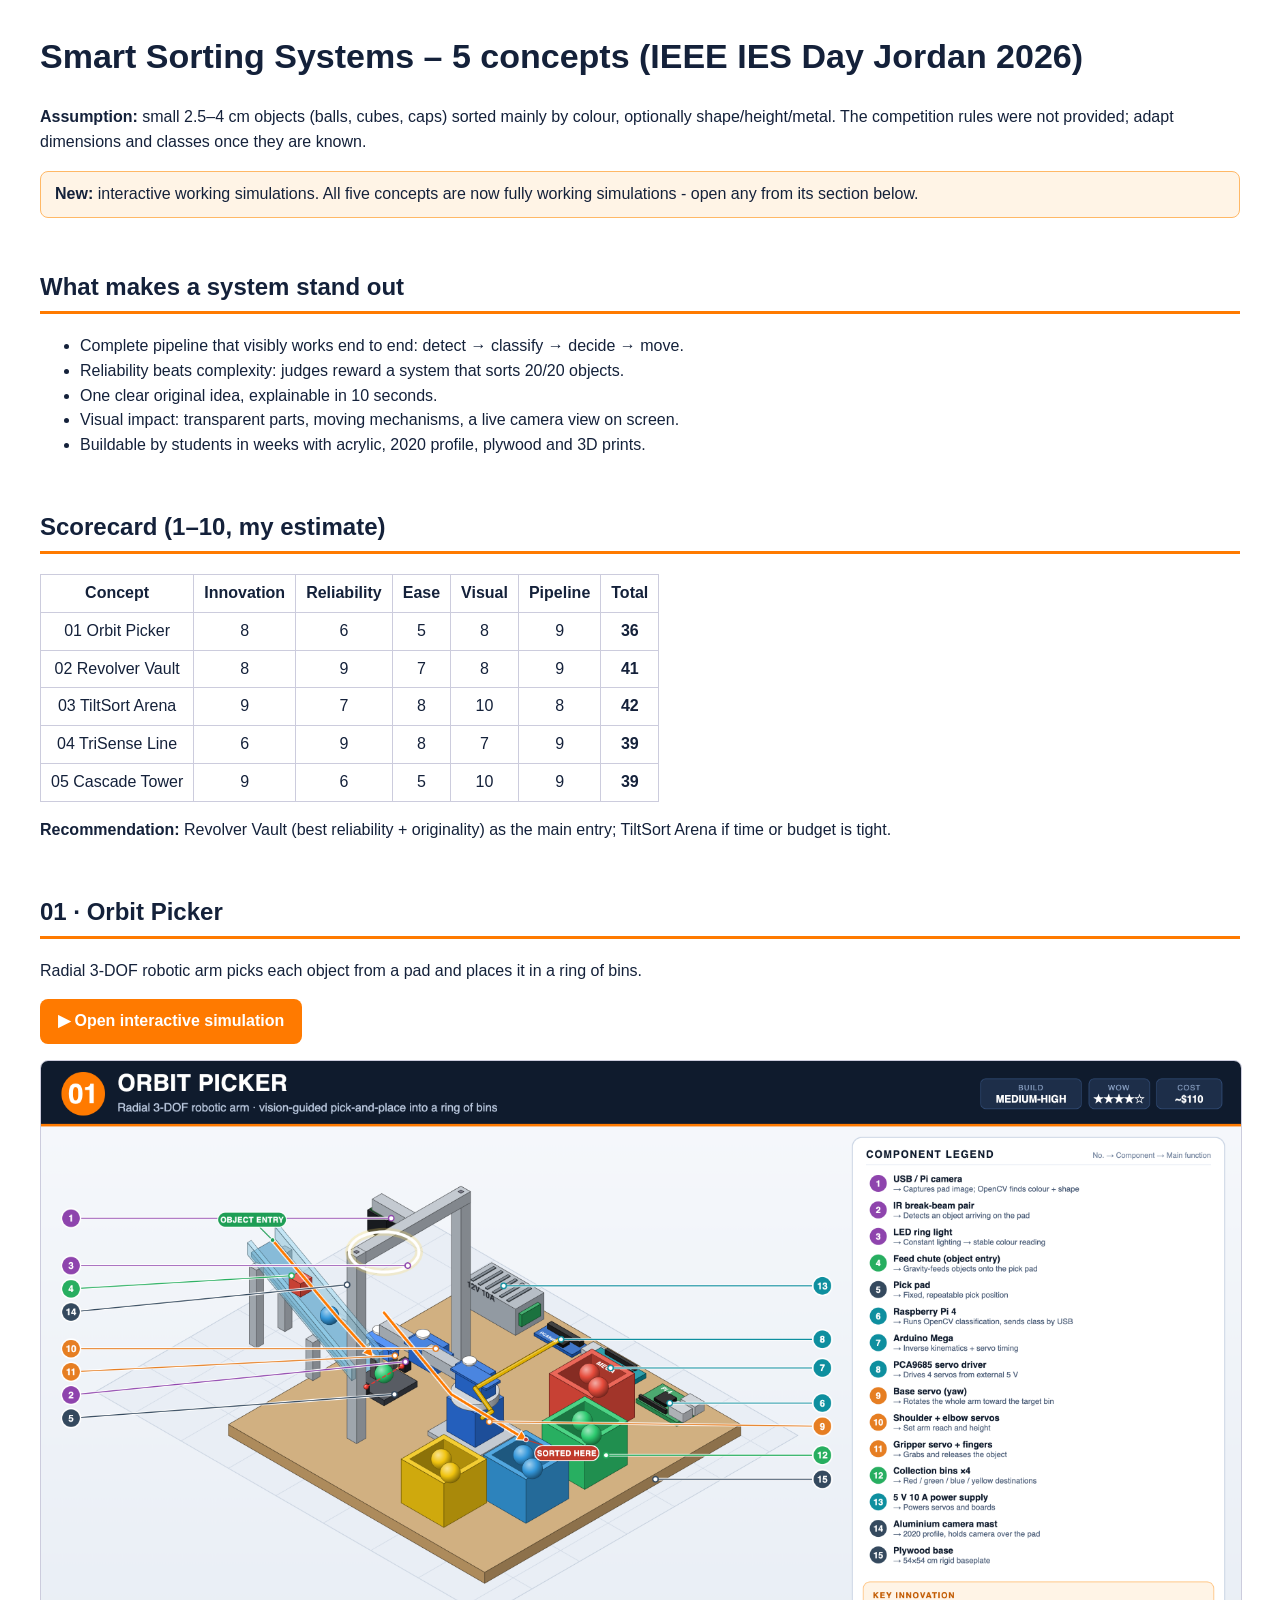
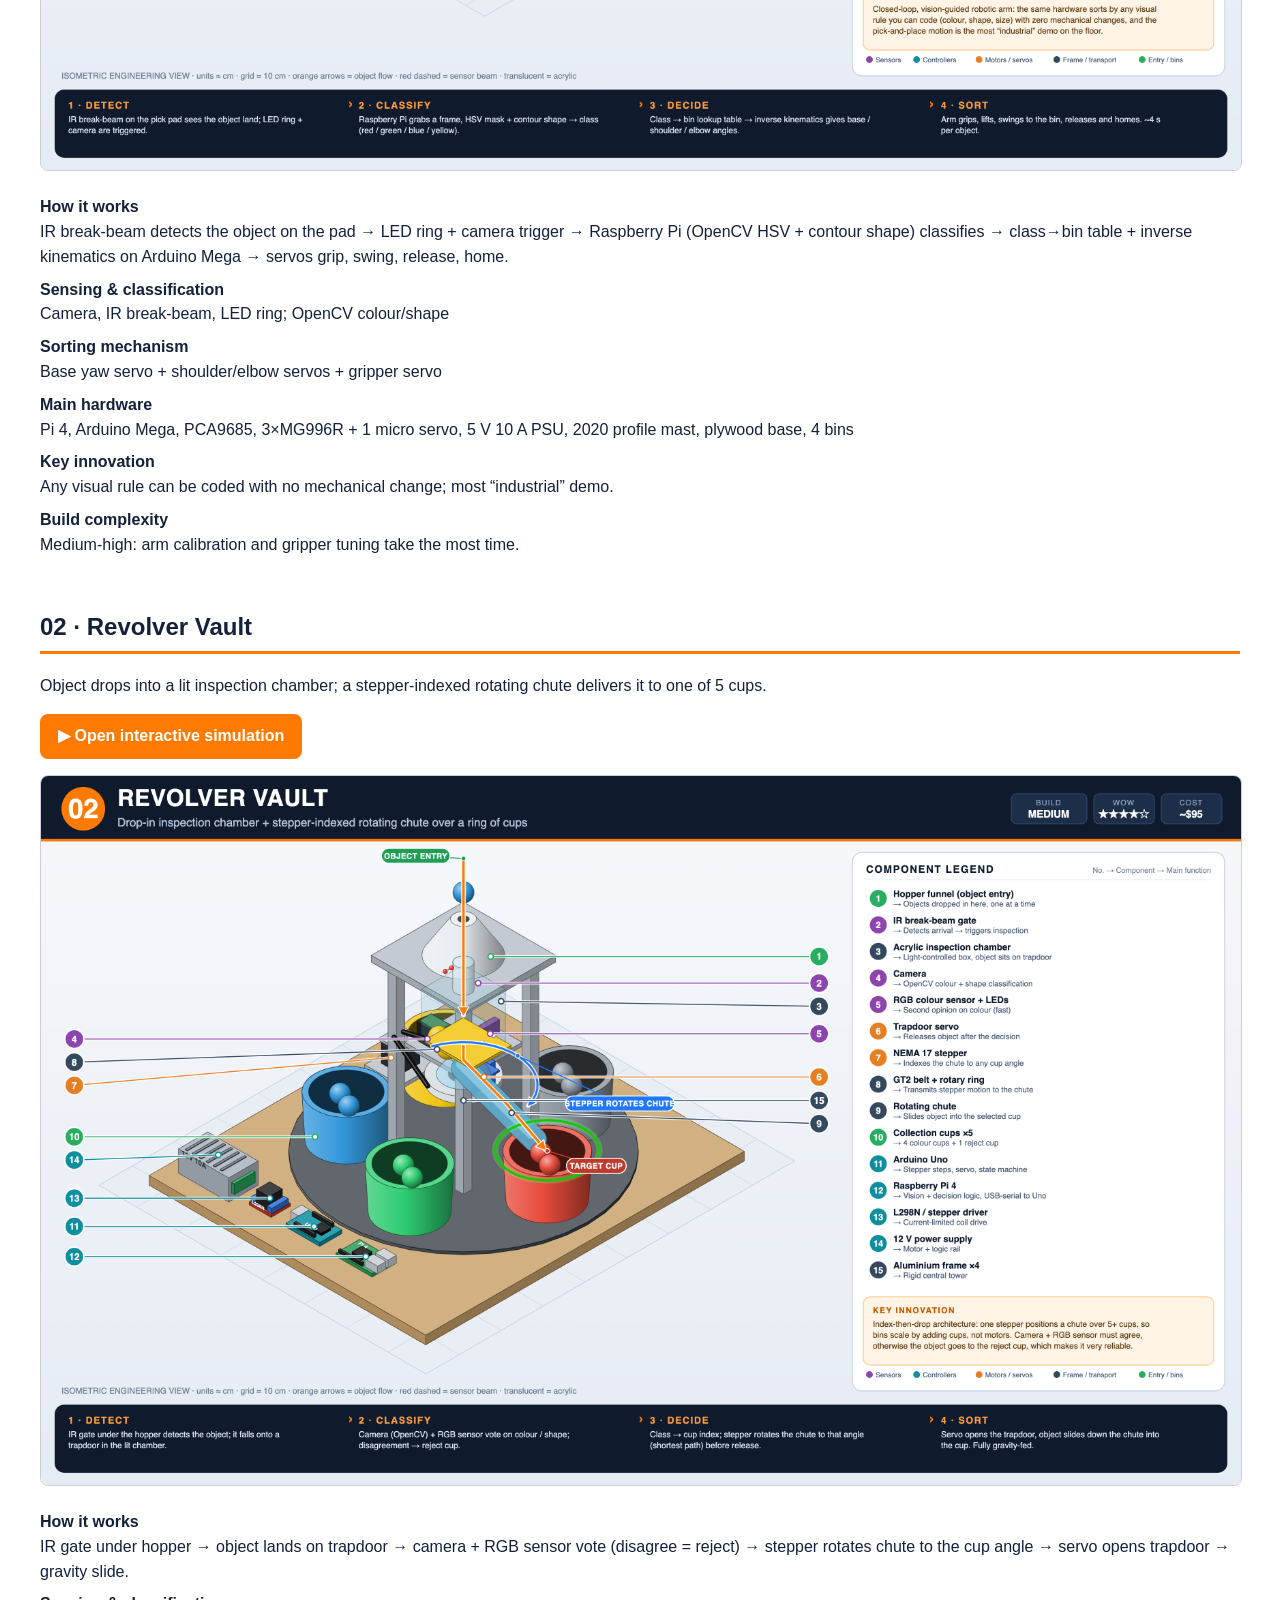
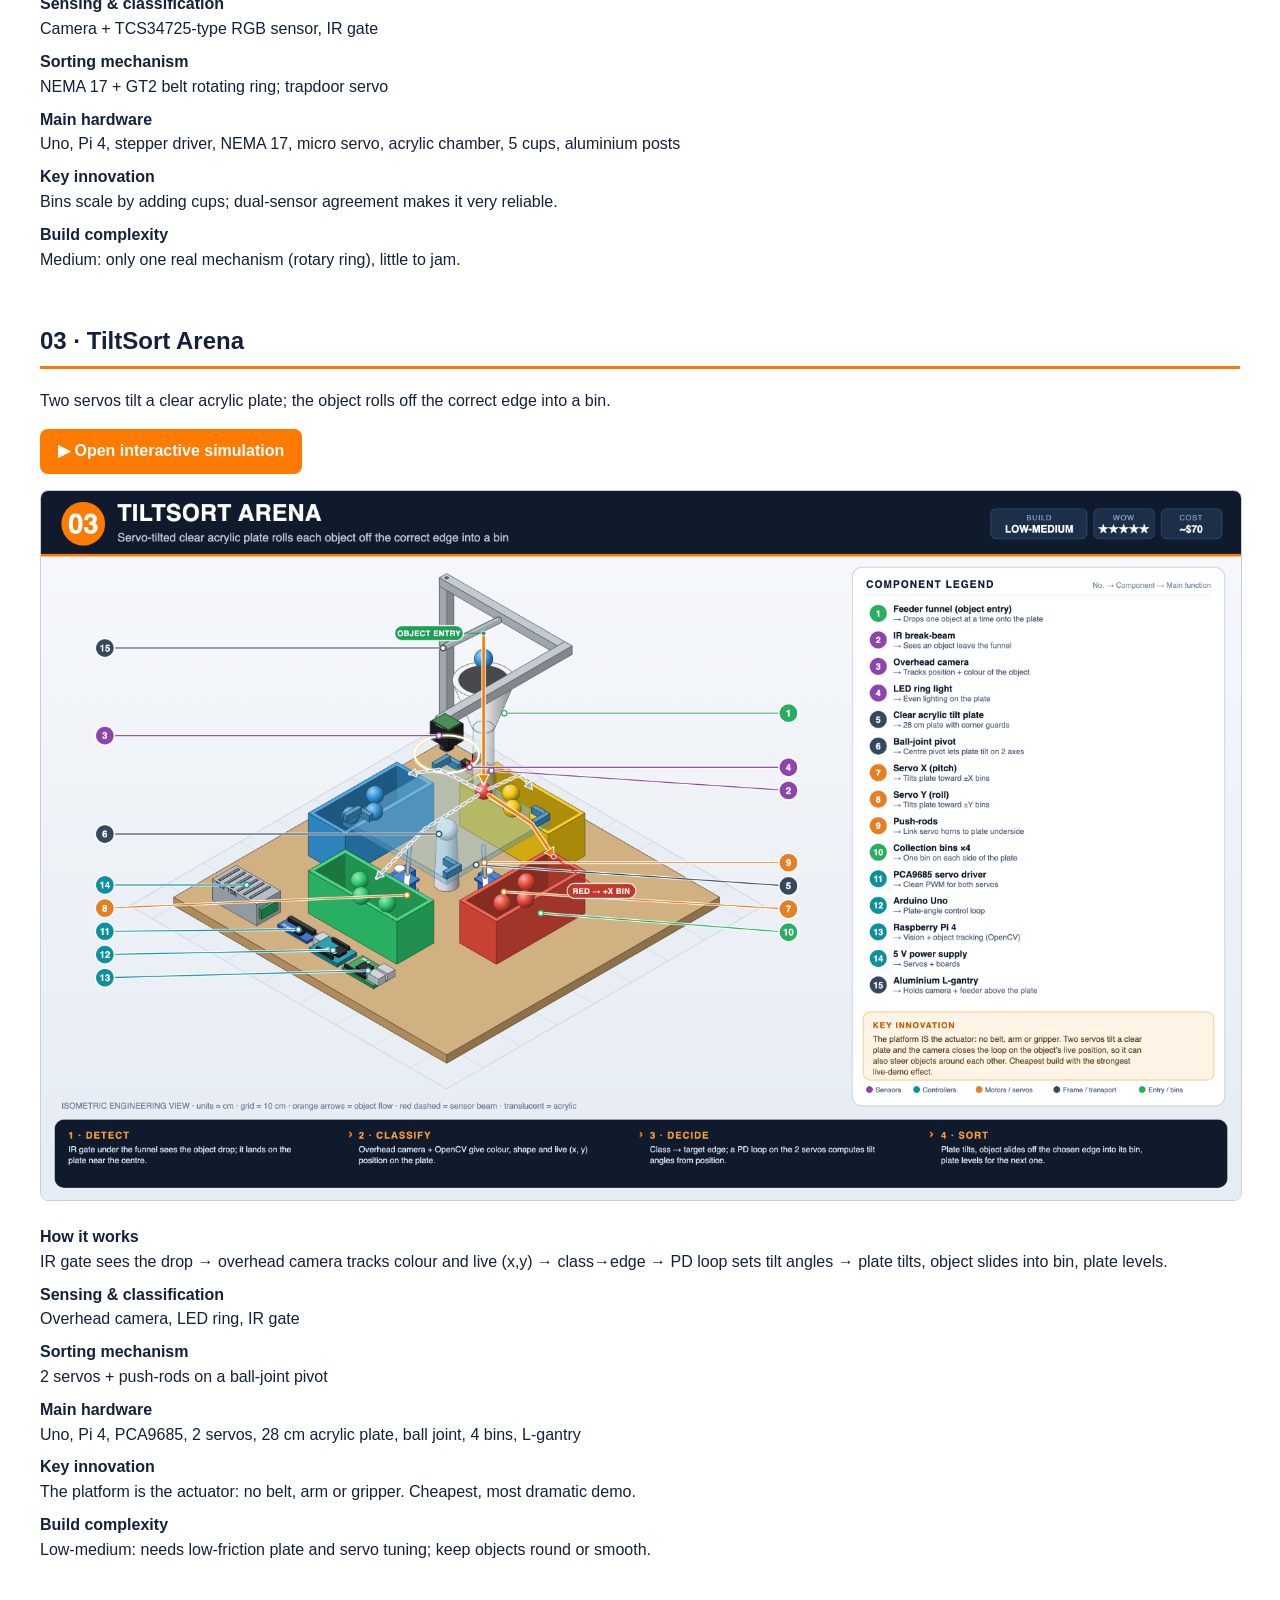
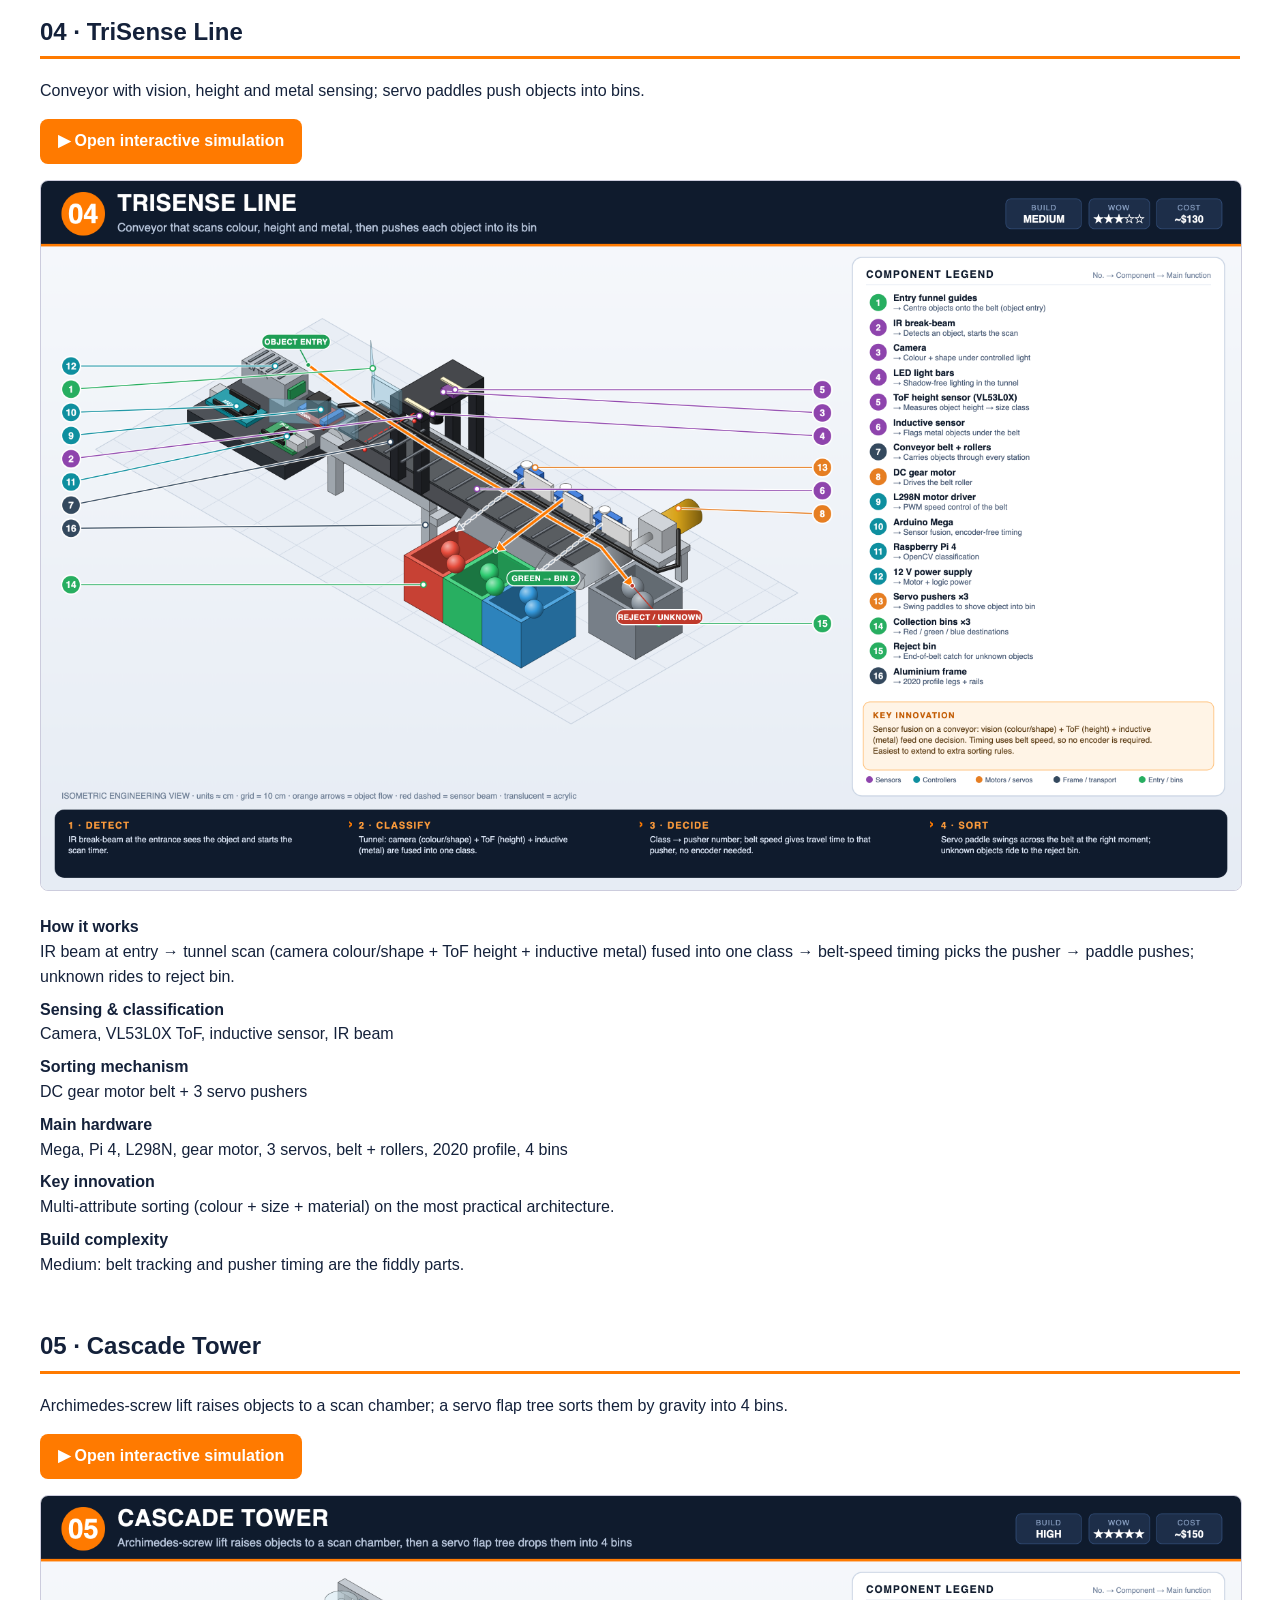
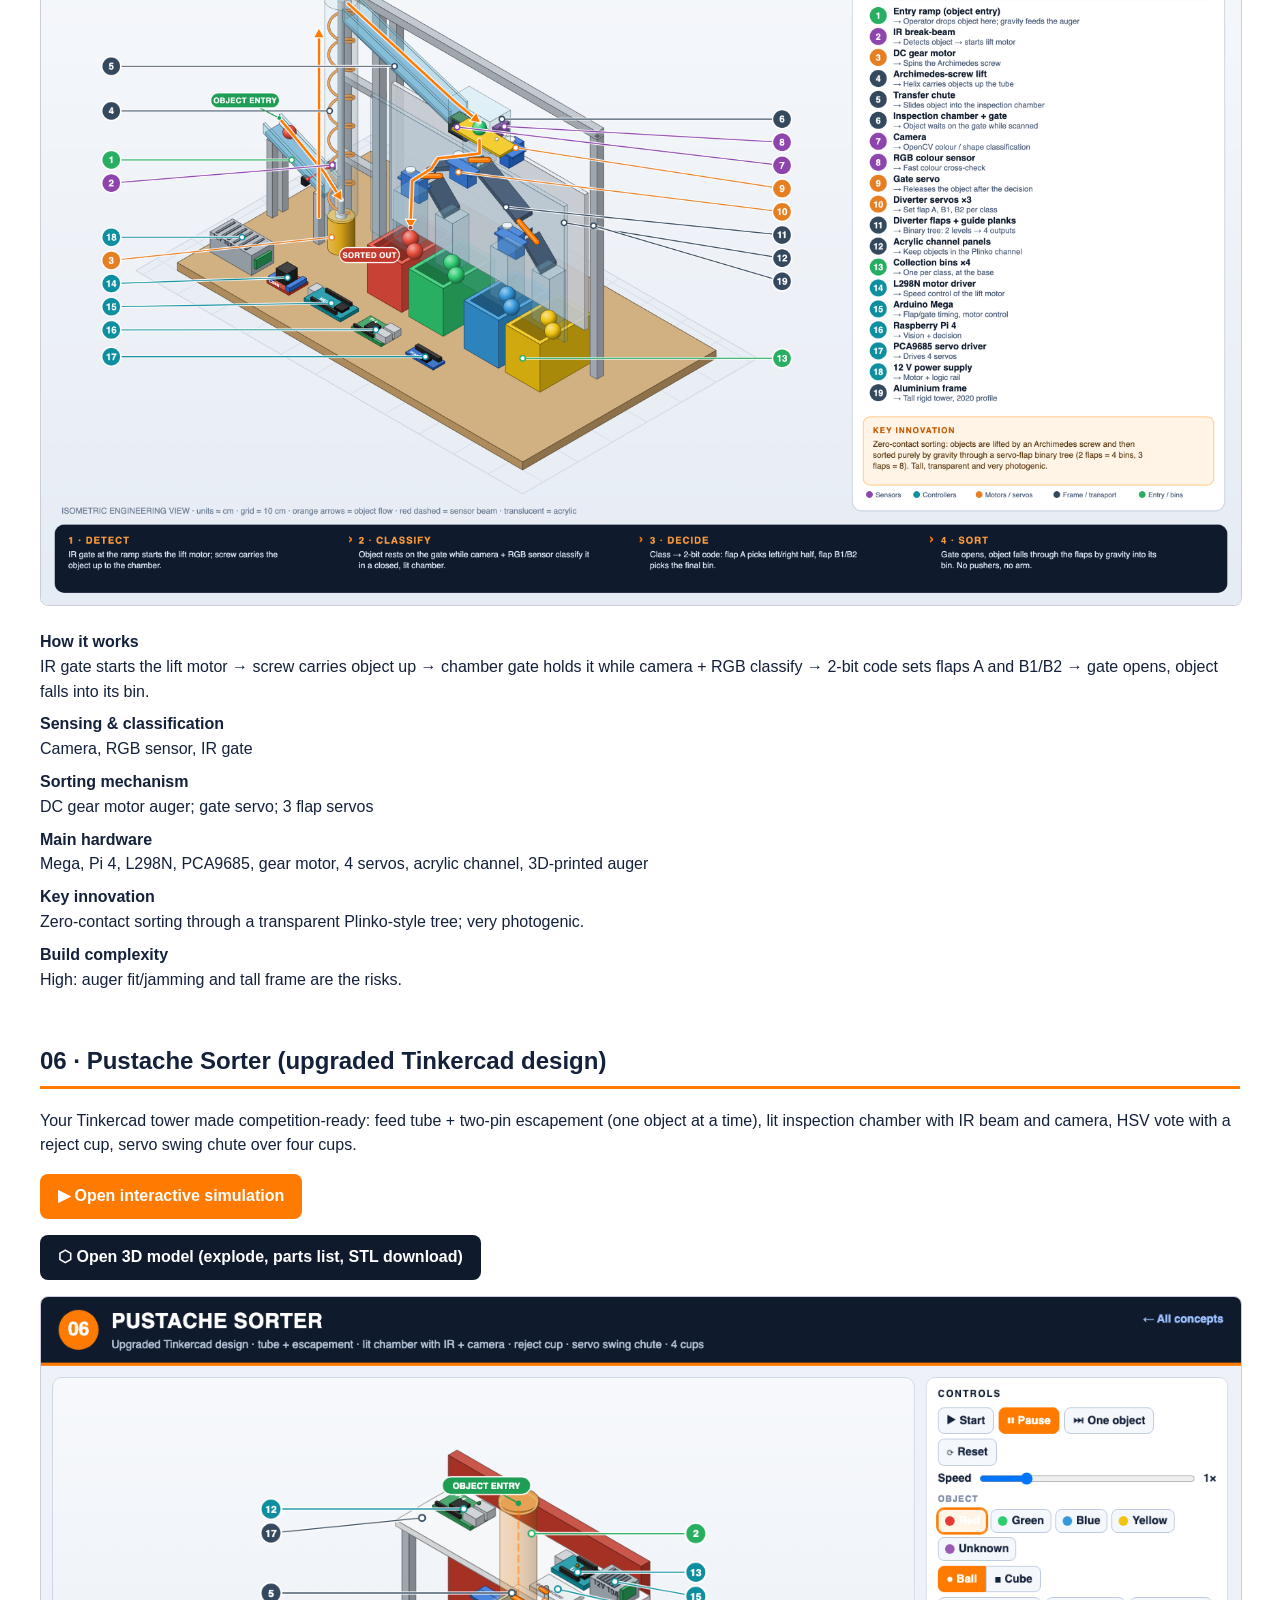
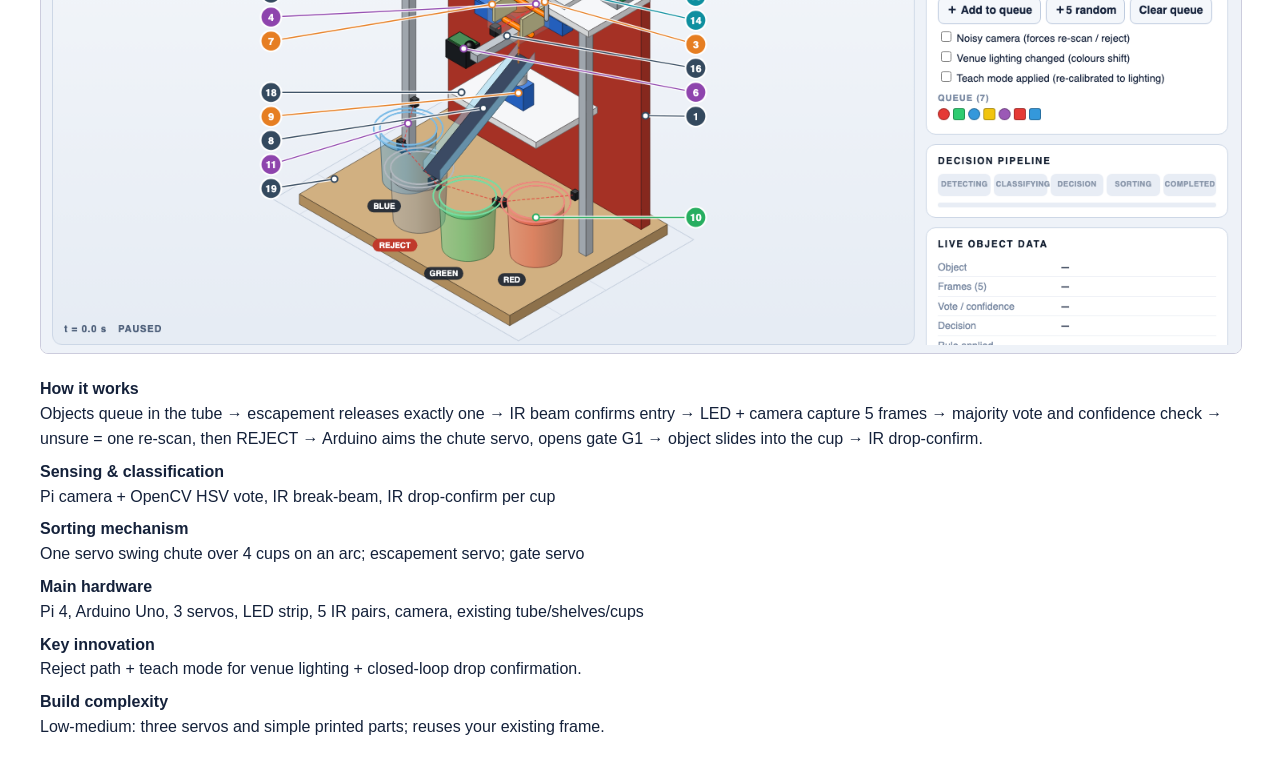
<file: index.html>
<!doctype html><meta charset=utf-8><title>Smart Sorting concepts</title><style>
body{font:16px/1.55 Helvetica,Arial,sans-serif;max-width:1200px;margin:30px auto;padding:0 20px;color:#14213a}
h1{font-size:34px}h2{margin-top:50px;border-bottom:3px solid #ff7a00;padding-bottom:6px}img{width:100%;border:1px solid #ccd;border-radius:8px}
td,th{border:1px solid #ccd;padding:6px 10px;text-align:center}table{border-collapse:collapse}dt{font-weight:800;margin-top:8px}dd{margin:0}</style>
<h1>Smart Sorting Systems – 5 concepts (IEEE IES Day Jordan 2026)</h1>
<p><b>Assumption:</b> small 2.5–4 cm objects (balls, cubes, caps) sorted mainly by colour, optionally shape/height/metal. The competition rules were not provided; adapt dimensions and classes once they are known.</p>
<p style="background:#fff4e6;border:1px solid #ffb866;padding:10px 14px;border-radius:8px"><b>New:</b> interactive working simulations. All five concepts are now fully working simulations - open any from its section below.</p><h2>What makes a system stand out</h2><ul><li>Complete pipeline that visibly works end to end: detect → classify → decide → move.</li><li>Reliability beats complexity: judges reward a system that sorts 20/20 objects.</li><li>One clear original idea, explainable in 10 seconds.</li><li>Visual impact: transparent parts, moving mechanisms, a live camera view on screen.</li><li>Buildable by students in weeks with acrylic, 2020 profile, plywood and 3D prints.</li></ul>
<h2>Scorecard (1–10, my estimate)</h2><table><tr><th>Concept<th>Innovation<th>Reliability<th>Ease<th>Visual<th>Pipeline<th>Total</tr><tr><td>01 Orbit Picker<td>8<td>6<td>5<td>8<td>9<td><b>36</b></tr><tr><td>02 Revolver Vault<td>8<td>9<td>7<td>8<td>9<td><b>41</b></tr><tr><td>03 TiltSort Arena<td>9<td>7<td>8<td>10<td>8<td><b>42</b></tr><tr><td>04 TriSense Line<td>6<td>9<td>8<td>7<td>9<td><b>39</b></tr><tr><td>05 Cascade Tower<td>9<td>6<td>5<td>10<td>9<td><b>39</b></tr></table><p><b>Recommendation:</b> Revolver Vault (best reliability + originality) as the main entry; TiltSort Arena if time or budget is tight.</p><h2>01 · Orbit Picker</h2><p>Radial 3-DOF robotic arm picks each object from a pad and places it in a ring of bins.</p><p><a href="sim/orbit.html" style="display:inline-block;background:#ff7a00;color:#fff;padding:10px 18px;border-radius:8px;font-weight:800;text-decoration:none">▶ Open interactive simulation</a></p><img src="renders/01_orbit.png"><dl><dt>How it works<dd>IR break-beam detects the object on the pad → LED ring + camera trigger → Raspberry Pi (OpenCV HSV + contour shape) classifies → class→bin table + inverse kinematics on Arduino Mega → servos grip, swing, release, home.<dt>Sensing &amp; classification<dd>Camera, IR break-beam, LED ring; OpenCV colour/shape<dt>Sorting mechanism<dd>Base yaw servo + shoulder/elbow servos + gripper servo<dt>Main hardware<dd>Pi 4, Arduino Mega, PCA9685, 3×MG996R + 1 micro servo, 5 V 10 A PSU, 2020 profile mast, plywood base, 4 bins<dt>Key innovation<dd>Any visual rule can be coded with no mechanical change; most “industrial” demo.<dt>Build complexity<dd>Medium-high: arm calibration and gripper tuning take the most time.</dl><h2>02 · Revolver Vault</h2><p>Object drops into a lit inspection chamber; a stepper-indexed rotating chute delivers it to one of 5 cups.</p><p><a href="sim/revolver.html" style="display:inline-block;background:#ff7a00;color:#fff;padding:10px 18px;border-radius:8px;font-weight:800;text-decoration:none">▶ Open interactive simulation</a></p><img src="renders/02_revolver.png"><dl><dt>How it works<dd>IR gate under hopper → object lands on trapdoor → camera + RGB sensor vote (disagree = reject) → stepper rotates chute to the cup angle → servo opens trapdoor → gravity slide.<dt>Sensing &amp; classification<dd>Camera + TCS34725-type RGB sensor, IR gate<dt>Sorting mechanism<dd>NEMA 17 + GT2 belt rotating ring; trapdoor servo<dt>Main hardware<dd>Uno, Pi 4, stepper driver, NEMA 17, micro servo, acrylic chamber, 5 cups, aluminium posts<dt>Key innovation<dd>Bins scale by adding cups; dual-sensor agreement makes it very reliable.<dt>Build complexity<dd>Medium: only one real mechanism (rotary ring), little to jam.</dl><h2>03 · TiltSort Arena</h2><p>Two servos tilt a clear acrylic plate; the object rolls off the correct edge into a bin.</p><p><a href="sim/tiltsort.html" style="display:inline-block;background:#ff7a00;color:#fff;padding:10px 18px;border-radius:8px;font-weight:800;text-decoration:none">▶ Open interactive simulation</a></p><img src="renders/03_tiltsort.png"><dl><dt>How it works<dd>IR gate sees the drop → overhead camera tracks colour and live (x,y) → class→edge → PD loop sets tilt angles → plate tilts, object slides into bin, plate levels.<dt>Sensing &amp; classification<dd>Overhead camera, LED ring, IR gate<dt>Sorting mechanism<dd>2 servos + push-rods on a ball-joint pivot<dt>Main hardware<dd>Uno, Pi 4, PCA9685, 2 servos, 28 cm acrylic plate, ball joint, 4 bins, L-gantry<dt>Key innovation<dd>The platform is the actuator: no belt, arm or gripper. Cheapest, most dramatic demo.<dt>Build complexity<dd>Low-medium: needs low-friction plate and servo tuning; keep objects round or smooth.</dl><h2>04 · TriSense Line</h2><p>Conveyor with vision, height and metal sensing; servo paddles push objects into bins.</p><p><a href="sim/trisense.html" style="display:inline-block;background:#ff7a00;color:#fff;padding:10px 18px;border-radius:8px;font-weight:800;text-decoration:none">▶ Open interactive simulation</a></p><img src="renders/04_trisense.png"><dl><dt>How it works<dd>IR beam at entry → tunnel scan (camera colour/shape + ToF height + inductive metal) fused into one class → belt-speed timing picks the pusher → paddle pushes; unknown rides to reject bin.<dt>Sensing &amp; classification<dd>Camera, VL53L0X ToF, inductive sensor, IR beam<dt>Sorting mechanism<dd>DC gear motor belt + 3 servo pushers<dt>Main hardware<dd>Mega, Pi 4, L298N, gear motor, 3 servos, belt + rollers, 2020 profile, 4 bins<dt>Key innovation<dd>Multi-attribute sorting (colour + size + material) on the most practical architecture.<dt>Build complexity<dd>Medium: belt tracking and pusher timing are the fiddly parts.</dl><h2>05 · Cascade Tower</h2><p>Archimedes-screw lift raises objects to a scan chamber; a servo flap tree sorts them by gravity into 4 bins.</p><p><a href="sim/cascade.html" style="display:inline-block;background:#ff7a00;color:#fff;padding:10px 18px;border-radius:8px;font-weight:800;text-decoration:none">▶ Open interactive simulation</a></p><img src="renders/05_cascade.png"><dl><dt>How it works<dd>IR gate starts the lift motor → screw carries object up → chamber gate holds it while camera + RGB classify → 2-bit code sets flaps A and B1/B2 → gate opens, object falls into its bin.<dt>Sensing &amp; classification<dd>Camera, RGB sensor, IR gate<dt>Sorting mechanism<dd>DC gear motor auger; gate servo; 3 flap servos<dt>Main hardware<dd>Mega, Pi 4, L298N, PCA9685, gear motor, 4 servos, acrylic channel, 3D-printed auger<dt>Key innovation<dd>Zero-contact sorting through a transparent Plinko-style tree; very photogenic.<dt>Build complexity<dd>High: auger fit/jamming and tall frame are the risks.</dl><h2>06 · Pustache Sorter (upgraded Tinkercad design)</h2><p>Your Tinkercad tower made competition-ready: feed tube + two-pin escapement (one object at a time), lit inspection chamber with IR beam and camera, HSV vote with a reject cup, servo swing chute over four cups.</p><p><a href="sim/pustache.html" style="display:inline-block;background:#ff7a00;color:#fff;padding:10px 18px;border-radius:8px;font-weight:800;text-decoration:none">▶ Open interactive simulation</a></p><p><a href="3d/pustache.html" style="display:inline-block;background:#0f1b2d;color:#fff;padding:10px 18px;border-radius:8px;font-weight:800;text-decoration:none">⬡ Open 3D model (explode, parts list, STL download)</a></p><img src="renders/06_pustache.png"><dl><dt>How it works<dd>Objects queue in the tube → escapement releases exactly one → IR beam confirms entry → LED + camera capture 5 frames → majority vote and confidence check → unsure = one re-scan, then REJECT → Arduino aims the chute servo, opens gate G1 → object slides into the cup → IR drop-confirm.<dt>Sensing &amp; classification<dd>Pi camera + OpenCV HSV vote, IR break-beam, IR drop-confirm per cup<dt>Sorting mechanism<dd>One servo swing chute over 4 cups on an arc; escapement servo; gate servo<dt>Main hardware<dd>Pi 4, Arduino Uno, 3 servos, LED strip, 5 IR pairs, camera, existing tube/shelves/cups<dt>Key innovation<dd>Reject path + teach mode for venue lighting + closed-loop drop confirmation.<dt>Build complexity<dd>Low-medium: three servos and simple printed parts; reuses your existing frame.</dl>
</file>
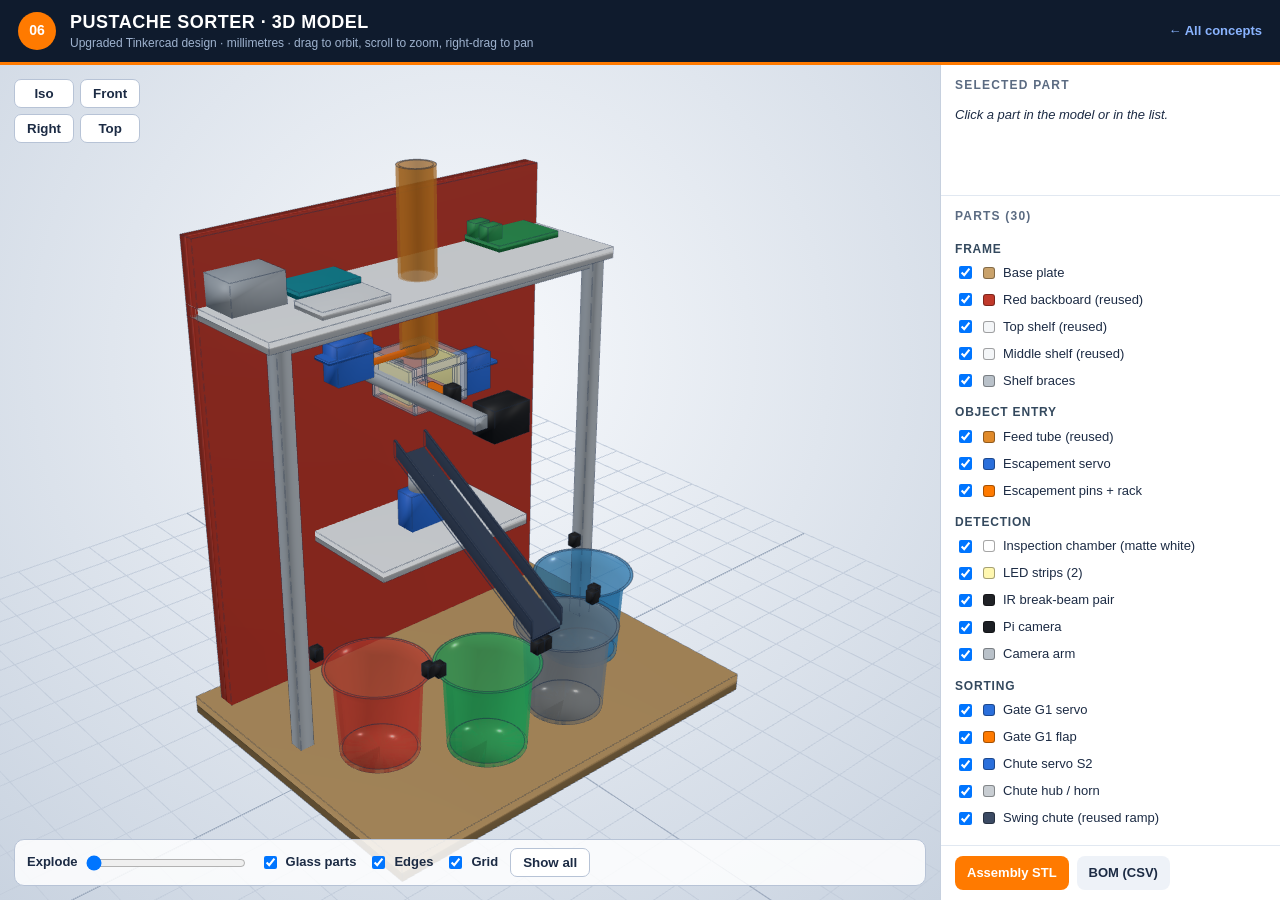
<file: 3d/pustache.html>
<!doctype html><html lang="en"><head><meta charset="utf-8"><meta name="viewport" content="width=device-width,initial-scale=1">
<title>Pustache Sorter – 3D model</title>
<style>
*{box-sizing:border-box}body{margin:0;font:14px/1.4 Helvetica,Arial,sans-serif;color:#1c2b44;background:#dfe6ef;height:100vh;display:flex;flex-direction:column;overflow:hidden}
header{background:#0f1b2d;color:#fff;padding:10px 18px;display:flex;align-items:center;gap:14px;border-bottom:3px solid #ff7a00}
header .num{background:#ff7a00;border-radius:50%;width:38px;height:38px;display:grid;place-items:center;font-weight:800}
header h1{margin:0;font-size:18px;letter-spacing:.5px}header p{margin:0;font-size:12px;color:#9fb3cf}
header a{margin-left:auto;color:#8ab4ff;text-decoration:none;font-weight:700;font-size:13px}
main{flex:1;display:flex;min-height:0}
#view{flex:1;position:relative;background:radial-gradient(circle at 50% 35%,#f7f9fc,#c9d3e0)}
#view canvas{display:block;width:100%;height:100%}
#tip{position:absolute;pointer-events:none;background:rgba(15,27,45,.92);color:#fff;border-radius:8px;padding:6px 10px;font-size:12px;display:none;max-width:260px}
.cube{position:absolute;left:14px;top:14px;display:grid;grid-template-columns:repeat(2,1fr);gap:6px}
.cube button,.bar button{background:#fff;border:1px solid #b7c3d6;border-radius:7px;padding:6px 12px;font-weight:700;color:#1c2b44;cursor:pointer}
.cube button:hover,.bar button:hover{background:#ff7a00;color:#fff;border-color:#ff7a00}
.bar{position:absolute;left:14px;bottom:14px;right:14px;display:flex;gap:12px;align-items:center;flex-wrap:wrap;background:rgba(255,255,255,.85);border:1px solid #b7c3d6;border-radius:10px;padding:8px 12px}
.bar label{display:flex;align-items:center;gap:6px;font-weight:700;font-size:13px}.bar input[type=range]{width:160px}
aside{width:340px;background:#fff;border-left:1px solid #c6d0de;display:flex;flex-direction:column;min-height:0}
aside h3{margin:0;padding:12px 14px 6px;font-size:12px;letter-spacing:1.2px;color:#5b6b82;text-transform:uppercase}
#info{padding:6px 14px 12px;border-bottom:1px solid #e1e8f1;min-height:96px;font-size:13px}#info b{font-size:14px}
#tree{overflow:auto;flex:1;padding:0 8px 10px}
.grp{font-weight:800;font-size:12px;color:#34495e;margin:10px 6px 2px;text-transform:uppercase;letter-spacing:.8px}
.row{display:flex;align-items:center;gap:8px;padding:4px 6px;border-radius:6px;cursor:pointer}.row:hover,.row.on{background:#fff1e3}
.row i{width:12px;height:12px;border-radius:3px;border:1px solid rgba(0,0,0,.35);flex:none}.row span{flex:1;font-size:13px}
.dl{padding:10px 14px;border-top:1px solid #e1e8f1;display:flex;gap:8px;flex-wrap:wrap}
.dl a{background:#ff7a00;color:#fff;text-decoration:none;font-weight:800;padding:8px 12px;border-radius:8px;font-size:13px}.dl a.s{background:#eef2f8;color:#1c2b44}
@media(max-width:860px){main{flex-direction:column}aside{width:auto;height:42%}}
</style></head><body>
<header><div class="num">06</div><div><h1>PUSTACHE SORTER · 3D MODEL</h1><p>Upgraded Tinkercad design · millimetres · drag to orbit, scroll to zoom, right-drag to pan</p></div><a href="../index.html">← All concepts</a></header>
<main>
<div id="view"><div id="tip"></div>
<div class="cube"><button data-v="iso">Iso</button><button data-v="front">Front</button><button data-v="right">Right</button><button data-v="top">Top</button></div>
<div class="bar"><label>Explode <input id="ex" type="range" min="0" max="100" value="0"></label><label><input id="gl" type="checkbox" checked> Glass parts</label><label><input id="ed" type="checkbox" checked> Edges</label><label><input id="gd" type="checkbox" checked> Grid</label><button id="hide">Show all</button></div></div>
<aside><h3>Selected part</h3><div id="info"><i>Click a part in the model or in the list.</i></div><h3>Parts (<span id="n"></span>)</h3><div id="tree"></div>
<div class="dl"><a href="downloads/Pustache_Sorter_assembly.stl" download>Assembly STL</a><a class="s" href="downloads/Pustache_Sorter_BOM.csv" download>BOM (CSV)</a></div></aside>
</main>
<script type="importmap">{"imports":{"three":"./vendor/three.module.min.js"}}</script>
<script type="module">
import * as THREE from 'three';
import { OrbitControls } from './vendor/OrbitControls.js';
const view = document.getElementById('view'), tip = document.getElementById('tip');
const renderer = new THREE.WebGLRenderer({ antialias: true, alpha: true }); renderer.setPixelRatio(Math.min(2, devicePixelRatio)); view.prepend(renderer.domElement);
const scene = new THREE.Scene(), cam = new THREE.PerspectiveCamera(32, 1, 5, 6000); cam.up.set(0, 0, 1);
const ctl = new OrbitControls(cam, renderer.domElement); ctl.enableDamping = true;
scene.add(new THREE.HemisphereLight(0xffffff, 0x8899aa, 1.05));
const d1 = new THREE.DirectionalLight(0xffffff, 1.5); d1.position.set(600, -500, 900); scene.add(d1);
const d2 = new THREE.DirectionalLight(0xffffff, .6); d2.position.set(-500, 600, 300); scene.add(d2);
const grid = new THREE.GridHelper(1200, 24, 0x9aa8bb, 0xc3cddb); grid.rotation.x = Math.PI / 2; grid.position.set(220, 300, -0.5); scene.add(grid);
const C = new THREE.Vector3(220, 300, 290), meshes = [], parts = [];
const data = await (await fetch('parts.json')).json();
for (const p of data) {
  const g = new THREE.BufferGeometry(); g.setAttribute('position', new THREE.Float32BufferAttribute(p.v, 3)); g.setIndex(p.f); g.computeVertexNormals();
  const glass = p.alpha < 1, m = new THREE.MeshStandardMaterial({ color: p.color, metalness: .1, roughness: glass ? .2 : .55, transparent: glass, opacity: p.alpha, side: glass ? THREE.DoubleSide : THREE.FrontSide, depthWrite: !glass });
  const mesh = new THREE.Mesh(g, m), eg = new THREE.LineSegments(new THREE.EdgesGeometry(g, 35), new THREE.LineBasicMaterial({ color: 0x1c2b44, transparent: true, opacity: .45 }));
  const grp = new THREE.Group(); grp.add(mesh, eg); scene.add(grp);
  g.computeBoundingBox(); const c = new THREE.Vector3(); g.boundingBox.getCenter(c);
  const o = { p, grp, mesh, eg, c, glass, base: new THREE.Color(p.color) }; mesh.userData.o = o; parts.push(o); meshes.push(mesh);
}
document.getElementById('n').textContent = parts.length;
const tree = document.getElementById('tree'), info = document.getElementById('info'); let sel = null;
const groups = [...new Set(parts.map(o => o.p.group))];
for (const gr of groups) {
  const h = document.createElement('div'); h.className = 'grp'; h.textContent = gr; tree.append(h);
  for (const o of parts.filter(o => o.p.group === gr)) {
    const r = document.createElement('div'); r.className = 'row'; r.innerHTML = `<input type="checkbox" checked><i style="background:${o.p.color}"></i><span>${o.p.name}</span>`;
    r.querySelector('input').onchange = e => { o.grp.visible = e.target.checked; e.stopPropagation(); }; r.querySelector('input').onclick = e => e.stopPropagation();
    r.onclick = () => select(o); r.onmouseenter = () => hl(o, true); r.onmouseleave = () => hl(o, false); o.row = r; tree.append(r);
  }
}
function hl(o, on) { o.mesh.material.emissive = new THREE.Color(on || o === sel ? 0xff7a00 : 0x000000); o.mesh.material.emissiveIntensity = on || o === sel ? .45 : 0; }
function select(o) {
  const prev = sel; sel = o; if (prev) { prev.row.classList.remove('on'); hl(prev, false); } if (o) { o.row.classList.add('on'); hl(o, true); o.row.scrollIntoView({ block: 'nearest' });
    info.innerHTML = `<b>${o.p.name}</b><br>Group: ${o.p.group} · Qty: ${o.p.qty}<br>Make / buy: ${o.p.make}${o.p.note ? '<br><i>' + o.p.note + '</i>' : ''}`; }
}
// view presets
const ctr = new THREE.Vector3(220, 300, 270), dist = 1500;
const presets = { iso: [1, 1.15, .75], front: [0, 1, .05], right: [1, 0, .05], top: [0, .001, 1] };
function setView(k) { const v = presets[k], n = new THREE.Vector3(...v).normalize(); cam.position.copy(ctr).addScaledVector(n, dist); ctl.target.copy(ctr); ctl.update(); }
document.querySelectorAll('.cube button').forEach(b => b.onclick = () => setView(b.dataset.v)); setView('iso');
// toggles
const ex = document.getElementById('ex');
function explode() { const k = ex.value / 100 * .7; for (const o of parts) { const off = o.c.clone().sub(C); off.z *= 1.6; o.grp.position.copy(off.multiplyScalar(k)); } }
ex.oninput = explode;
document.getElementById('gl').onchange = e => { for (const o of parts) if (o.glass) o.grp.visible = e.target.checked && o.row.querySelector('input').checked; };
document.getElementById('ed').onchange = e => { for (const o of parts) o.eg.visible = e.target.checked; };
document.getElementById('gd').onchange = e => { grid.visible = e.target.checked; };
document.getElementById('hide').onclick = () => { for (const o of parts) { o.grp.visible = true; o.row.querySelector('input').checked = true; } };
// picking
const ray = new THREE.Raycaster(), mouse = new THREE.Vector2(); let hover = null, down = null;
renderer.domElement.addEventListener('pointermove', e => {
  const r = renderer.domElement.getBoundingClientRect(); mouse.set((e.clientX - r.left) / r.width * 2 - 1, -(e.clientY - r.top) / r.height * 2 + 1); ray.setFromCamera(mouse, cam);
  const vis = meshes.filter(m => m.parent.visible), hit = ray.intersectObjects(vis)[0], o = hit ? hit.object.userData.o : null;
  if (hover !== o) { if (hover) hl(hover, false); hover = o; if (o) hl(o, true); }
  if (o) { tip.style.display = 'block'; tip.style.left = (e.clientX - r.left + 14) + 'px'; tip.style.top = (e.clientY - r.top + 10) + 'px'; tip.textContent = o.p.name; } else tip.style.display = 'none';
});
renderer.domElement.addEventListener('pointerdown', e => { down = [e.clientX, e.clientY]; });
renderer.domElement.addEventListener('pointerup', e => { if (down && Math.hypot(e.clientX - down[0], e.clientY - down[1]) < 4) select(hover); down = null; });
function resize() { const w = view.clientWidth, h = view.clientHeight; renderer.setSize(w, h, false); cam.aspect = w / h; cam.updateProjectionMatrix(); }
new ResizeObserver(resize).observe(view); resize();
(function loop() { ctl.update(); renderer.render(scene, cam); requestAnimationFrame(loop); })();
window.__ready = true;
</script></body></html>
</file>
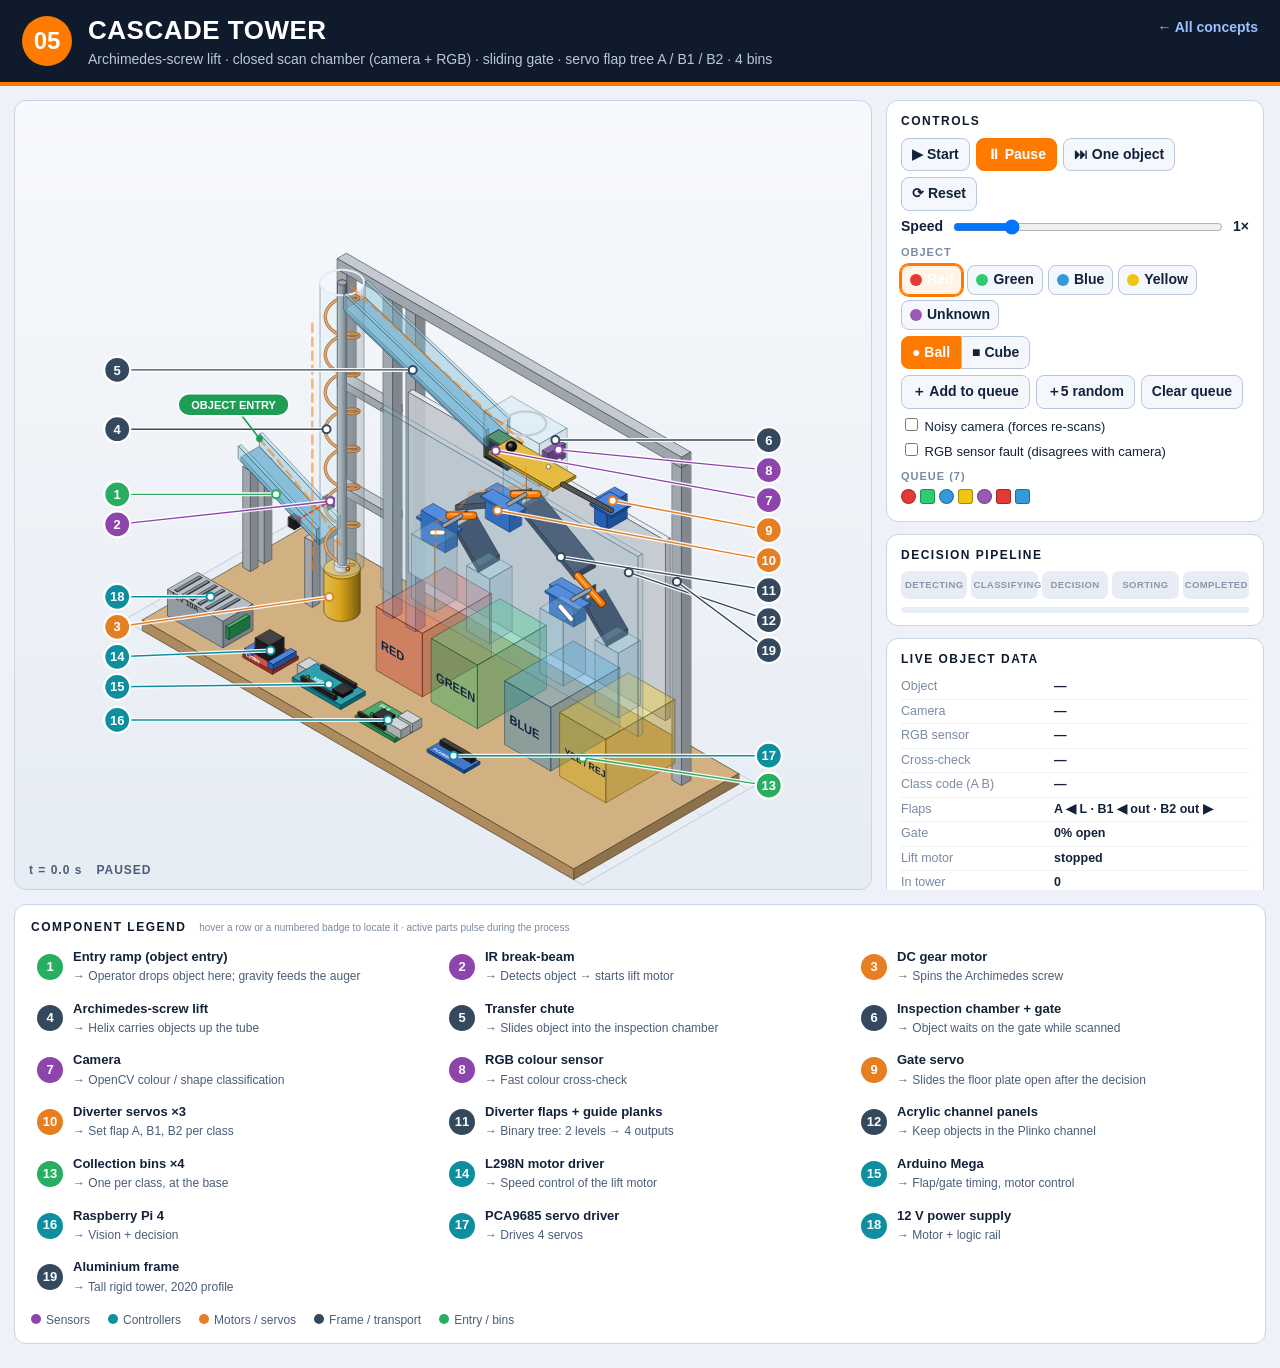
<file: sim/cascade.html>
<!doctype html><html lang="en"><head><meta charset="utf-8"><meta name="viewport" content="width=device-width,initial-scale=1">
<title>Cascade Tower – simulation</title><link rel="stylesheet" href="sim.css"></head>
<body><div id="app"></div><script src="engine.js"></script><script src="cascade.js"></script></body></html>
</file>
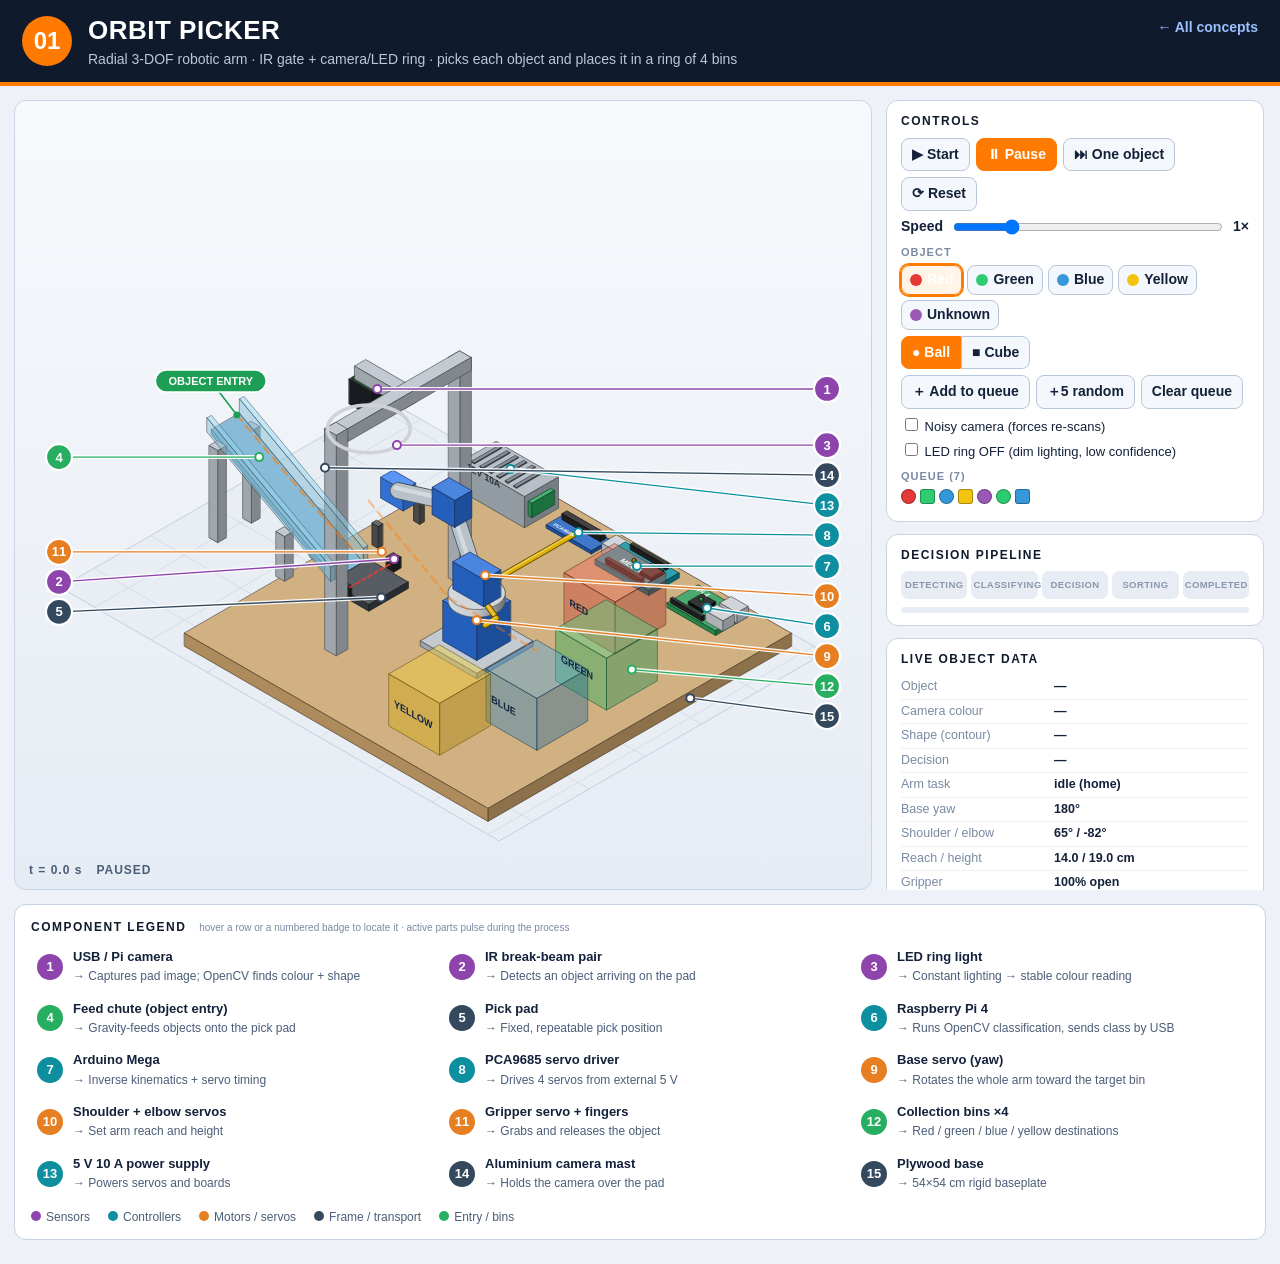
<file: sim/orbit.html>
<!doctype html><html lang="en"><head><meta charset="utf-8"><meta name="viewport" content="width=device-width,initial-scale=1">
<title>Orbit Picker – simulation</title><link rel="stylesheet" href="sim.css"></head>
<body><div id="app"></div><script src="engine.js"></script><script src="orbit.js"></script></body></html>
</file>
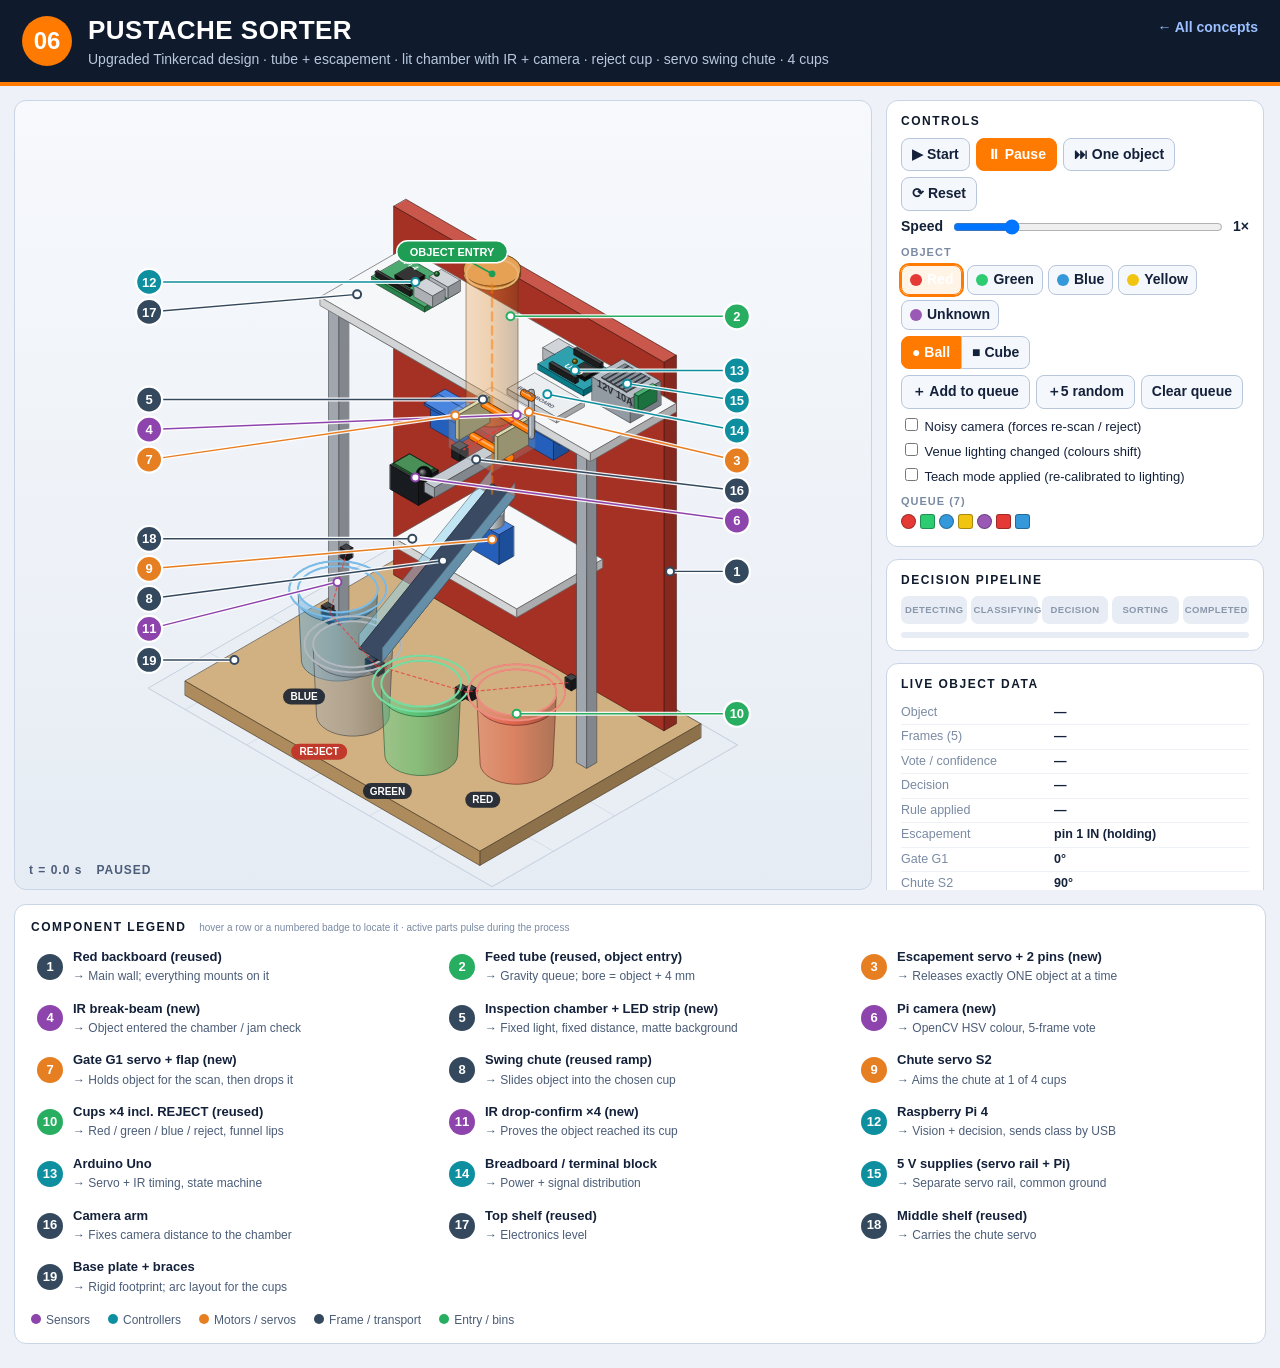
<file: sim/pustache.html>
<!doctype html><html lang="en"><head><meta charset="utf-8"><meta name="viewport" content="width=device-width,initial-scale=1">
<title>Pustache Sorter – simulation</title><link rel="stylesheet" href="sim.css"></head>
<body><div id="app"></div><script src="engine.js"></script><script src="pustache.js"></script></body></html>
</file>
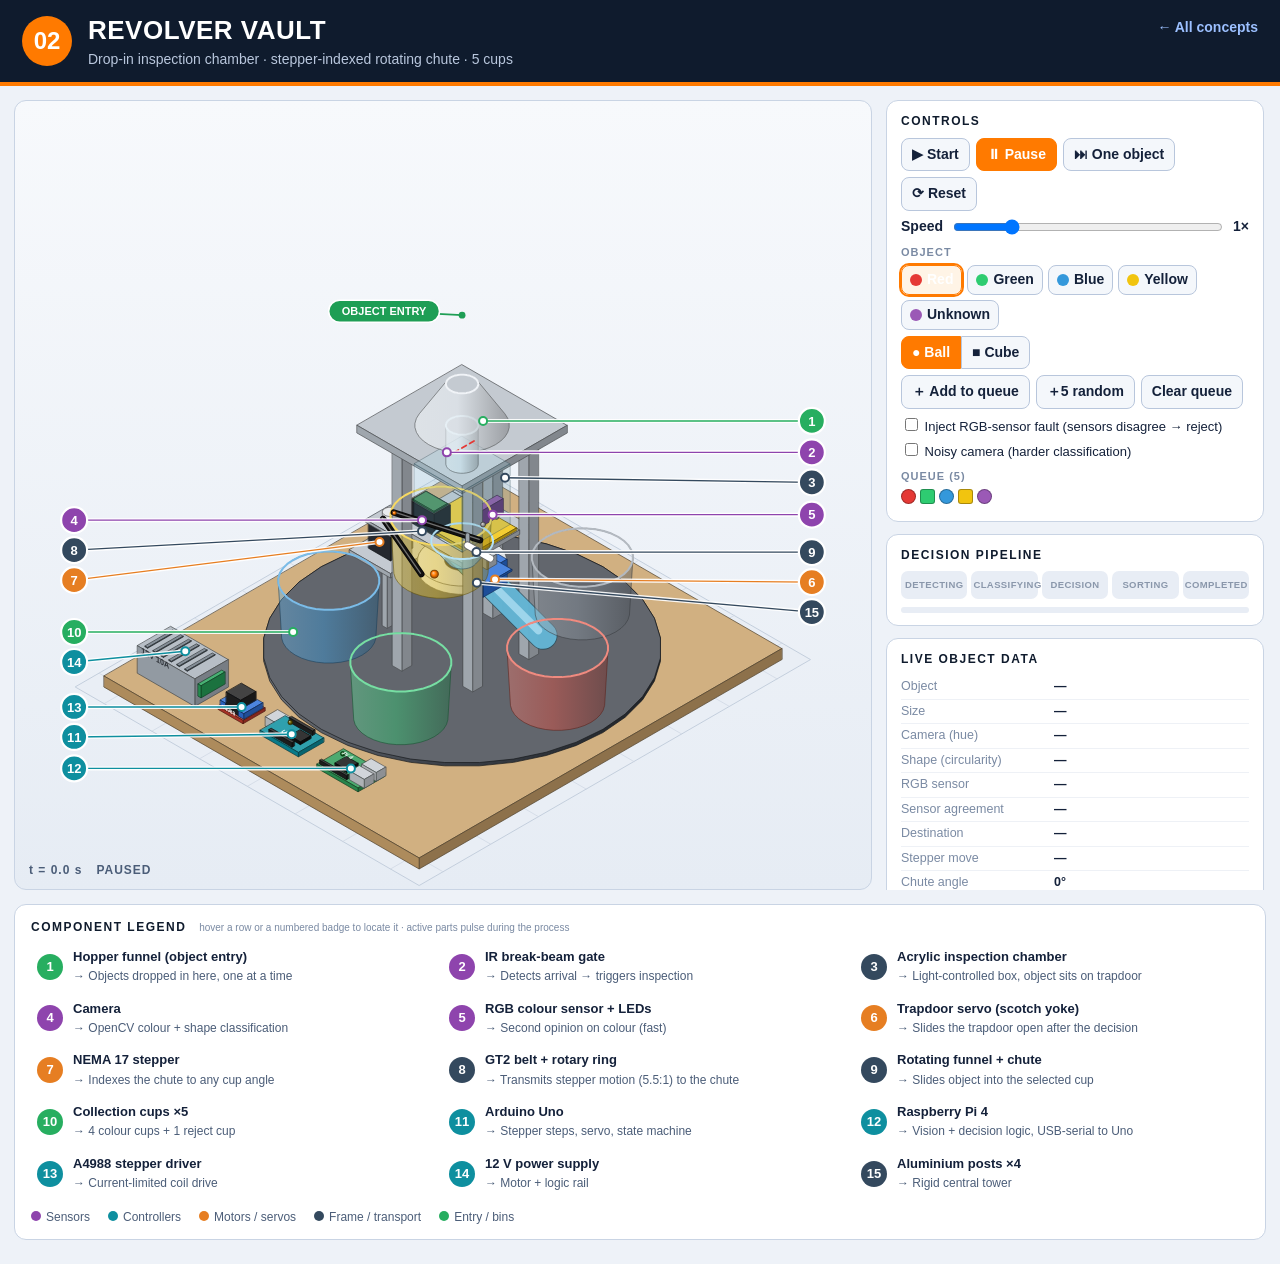
<file: sim/revolver.html>
<!doctype html><html lang="en"><head><meta charset="utf-8"><meta name="viewport" content="width=device-width,initial-scale=1">
<title>Revolver Vault – simulation</title><link rel="stylesheet" href="sim.css"></head>
<body><div id="app"></div><script src="engine.js"></script><script src="revolver.js"></script></body></html>
</file>
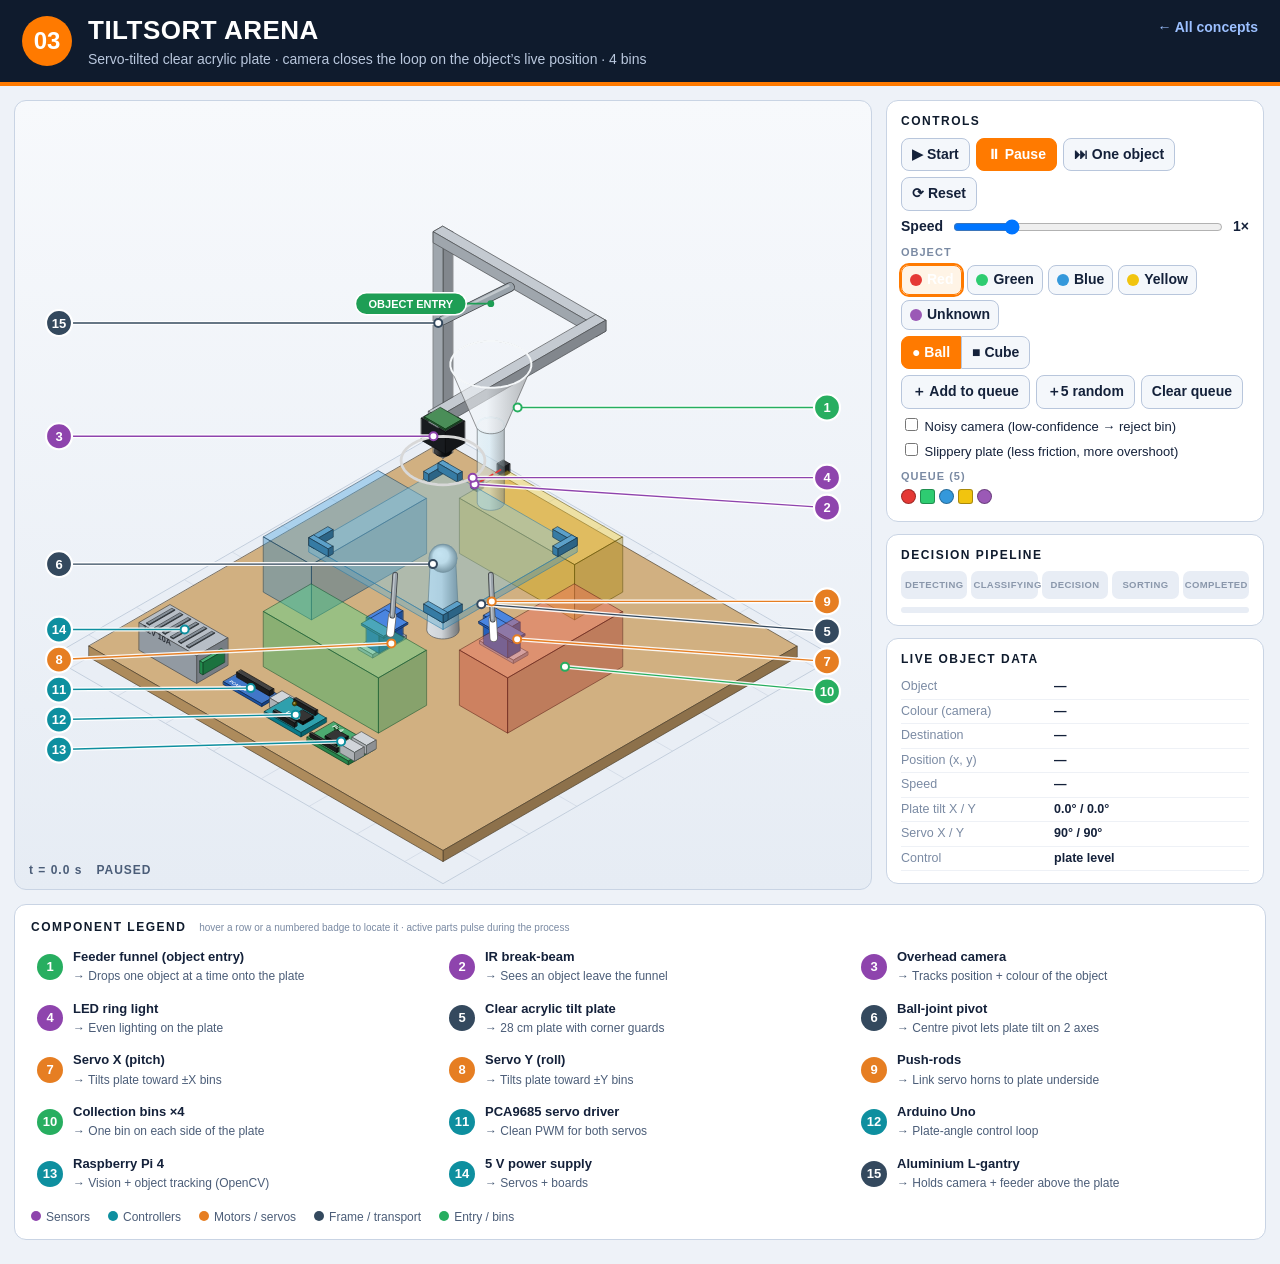
<file: sim/tiltsort.html>
<!doctype html><html lang="en"><head><meta charset="utf-8"><meta name="viewport" content="width=device-width,initial-scale=1">
<title>TiltSort Arena – simulation</title><link rel="stylesheet" href="sim.css"></head>
<body><div id="app"></div><script src="engine.js"></script><script src="tiltsort.js"></script></body></html>
</file>
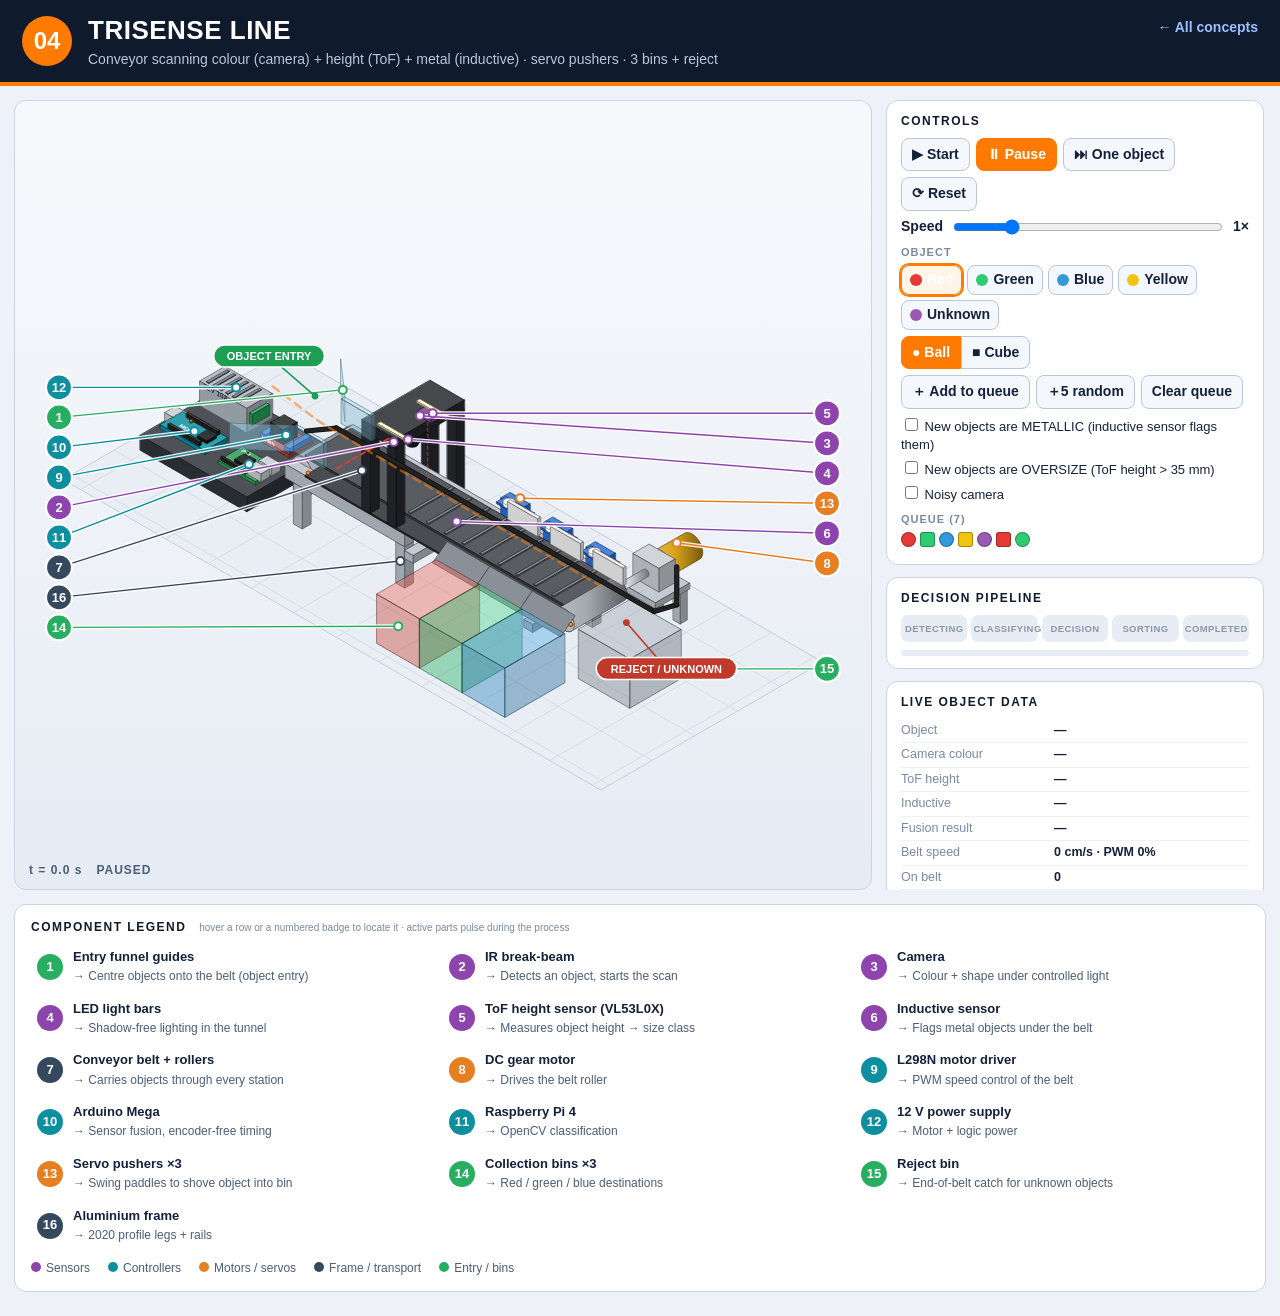
<file: sim/trisense.html>
<!doctype html><html lang="en"><head><meta charset="utf-8"><meta name="viewport" content="width=device-width,initial-scale=1">
<title>TriSense Line – simulation</title><link rel="stylesheet" href="sim.css"></head>
<body><div id="app"></div><script src="engine.js"></script><script src="trisense.js"></script></body></html>
</file>
<file: sim/sim.css>
*{box-sizing:border-box}body{margin:0;background:#eef2f8;font:14px/1.4 Helvetica,Arial,sans-serif;color:#14213a}
header{background:#0f1b2d;color:#fff;display:flex;align-items:center;gap:16px;padding:12px 22px;border-bottom:4px solid #ff7a00;position:relative}
header h1{margin:0;font-size:26px;letter-spacing:.5px}header p{margin:2px 0 0;color:#b9c7dd;font-size:14px}
.num{background:#ff7a00;border-radius:50%;width:50px;height:50px;display:flex;align-items:center;justify-content:center;font-weight:900;font-size:24px}
.back{position:absolute;right:22px;top:18px;color:#9cc0ff;text-decoration:none;font-weight:700}
main{display:grid;grid-template-columns:minmax(0,1fr) 380px;gap:14px;padding:14px}
.stage{position:relative;background:linear-gradient(#f7f9fc,#e6ecf4);border:1px solid #c9d4e4;border-radius:12px;height:calc(100vh - 110px);min-height:620px}
#cv{width:100%;height:100%;display:block}
.hud{position:absolute;left:14px;bottom:10px;display:flex;gap:14px;font-weight:800;font-size:12px;color:#4b5d78;letter-spacing:1px}
.tip{position:absolute;display:none;background:#0f1b2d;color:#fff;padding:7px 10px;border-radius:8px;font-size:12px;max-width:240px;pointer-events:none;z-index:5}
aside{display:flex;flex-direction:column;gap:12px;max-height:calc(100vh - 110px);overflow:auto;padding-right:2px}
.card{background:#fff;border:1px solid #c9d4e4;border-radius:12px;padding:12px 14px}
.card h3,.legend h3{margin:0 0 8px;font-size:12px;letter-spacing:1.5px;text-transform:uppercase;color:#0f1b2d}
.legend h3 small{text-transform:none;letter-spacing:0;color:#7a8aa3;font-weight:400;margin-left:8px}
button{font:inherit;font-weight:700;border:1px solid #b8c6dc;background:#f4f7fb;border-radius:8px;padding:6px 10px;cursor:pointer;color:#14213a}
button:hover{background:#e6eefb}button.on,button.pri.on{background:#ff7a00;color:#fff;border-color:#ff7a00}
.row{display:flex;gap:6px;flex-wrap:wrap;margin:6px 0}.sub{font-size:11px;font-weight:800;color:#7a8aa3;letter-spacing:1px;text-transform:uppercase;margin-top:8px}
.chips{display:flex;gap:5px;flex-wrap:wrap;margin:5px 0}.chip{display:flex;align-items:center;gap:5px;padding:4px 8px}.chip i{width:12px;height:12px;border-radius:50%;display:inline-block}.chip.on{outline:2px solid #ff7a00;background:#fff4e6}
.seg button{border-radius:0}.seg button:first-child{border-radius:8px 0 0 8px}.seg button:last-child{border-radius:0 8px 8px 0}.seg{display:flex}
.sl{display:flex;align-items:center;gap:8px;font-weight:700}.sl input{flex:1}.opt{display:block;margin:4px 0;font-size:13px}
.queue{display:flex;gap:4px;flex-wrap:wrap;min-height:20px;margin-top:4px}.queue i{width:15px;height:15px;border-radius:50%;display:inline-block;border:1px solid rgba(0,0,0,.3)}.queue i.cube{border-radius:3px}.queue em{color:#8a97ab;font-size:12px}
.pills{display:flex;gap:4px;flex-wrap:wrap}.pill{flex:1;min-width:64px;text-align:center;font-size:9.5px;font-weight:800;padding:7px 2px;border-radius:7px;background:#e8edf5;color:#8a97ab;letter-spacing:.4px}
.pill.done{background:#cfeedd;color:#1c7a45}.pill.on{background:#ff7a00;color:#fff;box-shadow:0 0 0 3px rgba(255,122,0,.25);animation:pl 1s infinite}@keyframes pl{50%{box-shadow:0 0 0 6px rgba(255,122,0,.1)}}
.progress{height:6px;background:#e8edf5;border-radius:4px;margin-top:8px;overflow:hidden}.progress i{display:block;height:100%;background:#ff7a00;width:0}
table{width:100%;border-collapse:collapse;font-size:12.5px}td{padding:3px 0;border-bottom:1px solid #eef1f6}td:first-child{color:#7a8aa3;width:44%}td:last-child{font-weight:700}
#cam{width:100%;border-radius:8px;background:#0b0f16;display:block}
.bins{display:grid;grid-template-columns:1fr 1fr;gap:6px}.bin{display:flex;align-items:center;gap:7px;background:#f4f7fb;border-radius:8px;padding:5px 8px;font-weight:700;font-size:12.5px}.bin i{width:14px;height:14px;border-radius:4px}.bin span{flex:1}.bin b{font-size:17px}
.stats{margin-top:8px;font-size:12px;color:#4b5d78}.log{font:11.5px/1.45 ui-monospace,Menlo,monospace;max-height:170px;overflow:auto;color:#33415a}.log div{border-bottom:1px solid #f0f2f6;padding:2px 0}
.legend{margin:0 14px 24px;background:#fff;border:1px solid #c9d4e4;border-radius:12px;padding:14px 16px}
#leg{display:grid;grid-template-columns:repeat(auto-fill,minmax(330px,1fr));gap:6px 18px}.lrow{display:flex;gap:10px;align-items:center;padding:4px 6px;border-radius:8px}.lrow:hover{background:#fff4e6}
.lrow b{display:block;font-size:13px}.lrow small{color:#4b5d78;font-size:12px}.bdg{width:26px;height:26px;border-radius:50%;color:#fff;font-weight:800;display:flex;align-items:center;justify-content:center;flex:none;font-size:13px}
.lkey{grid-column:1/-1;display:flex;gap:18px;font-size:12px;color:#4b5d78;margin-top:6px}.lkey i{display:inline-block;width:10px;height:10px;border-radius:50%;margin-right:5px}
@media(max-width:1100px){main{grid-template-columns:1fr}.stage{height:70vh}aside{max-height:none}}
</file>
